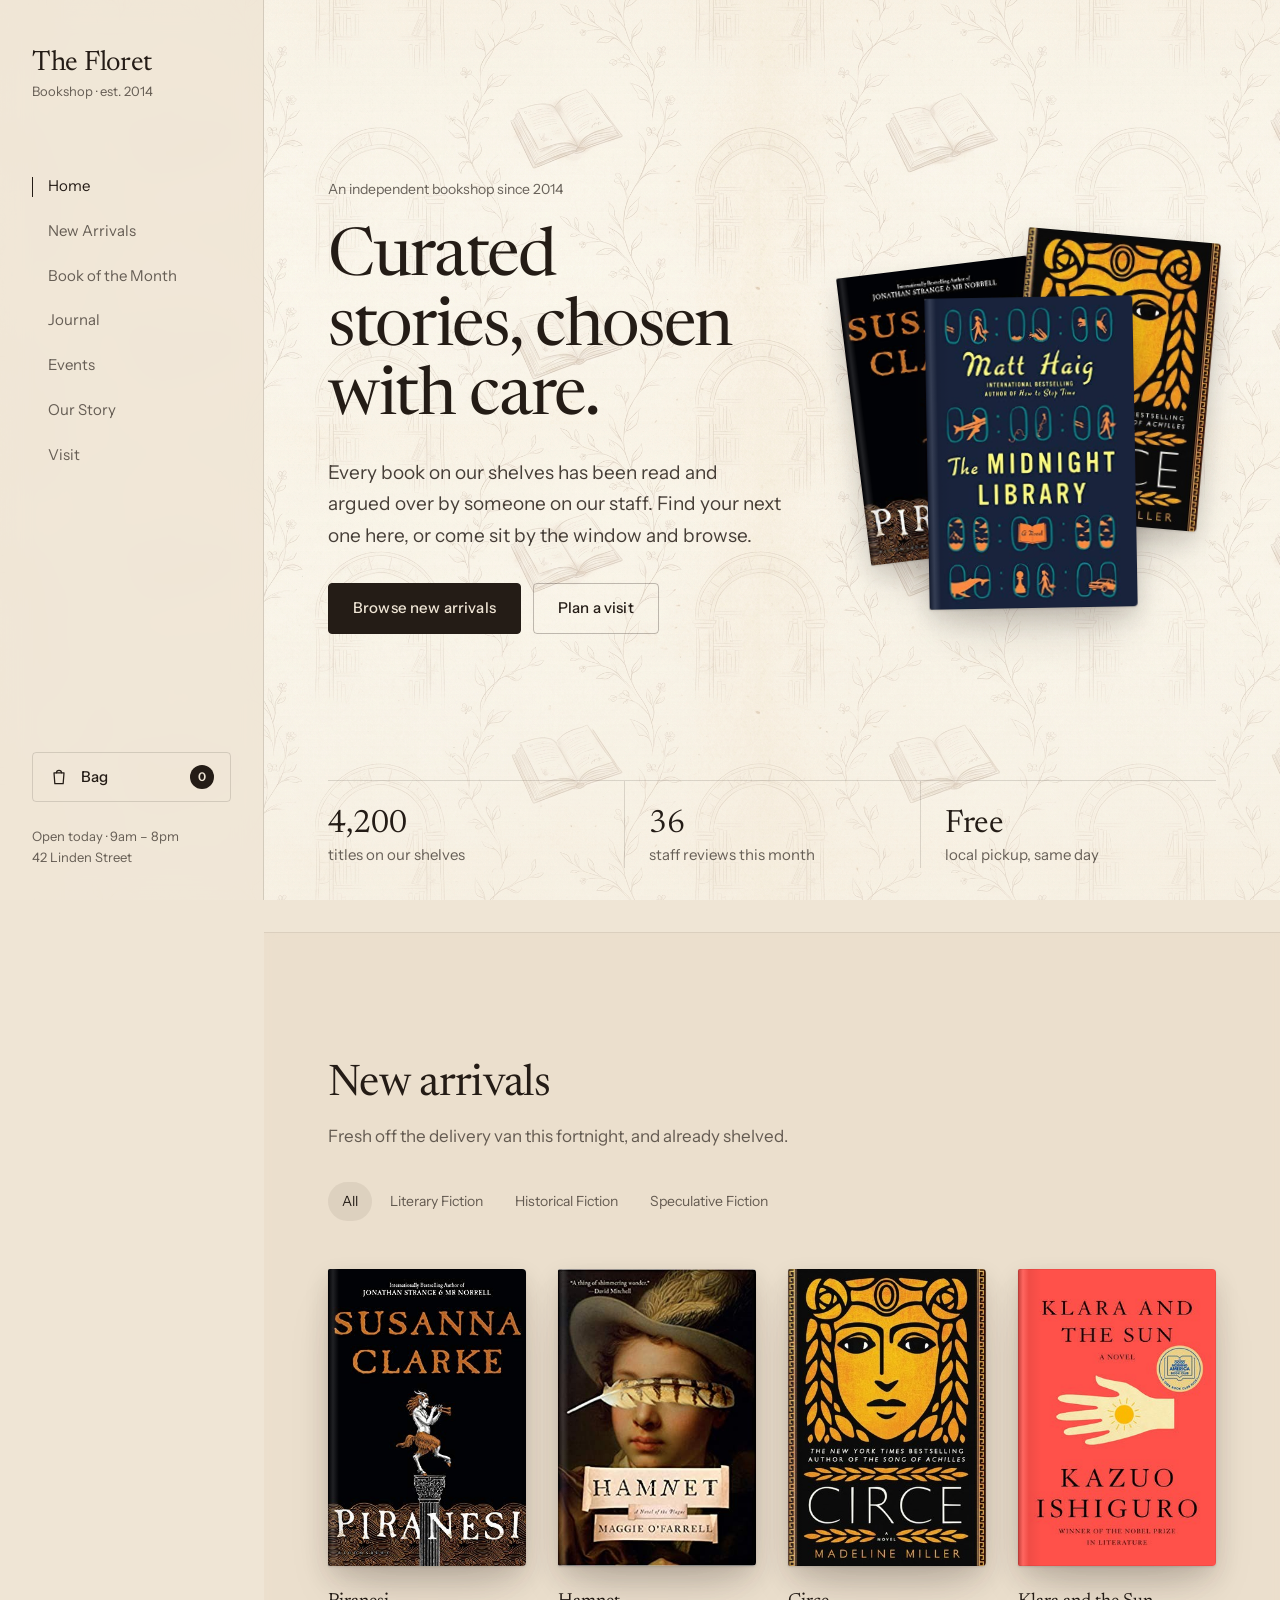
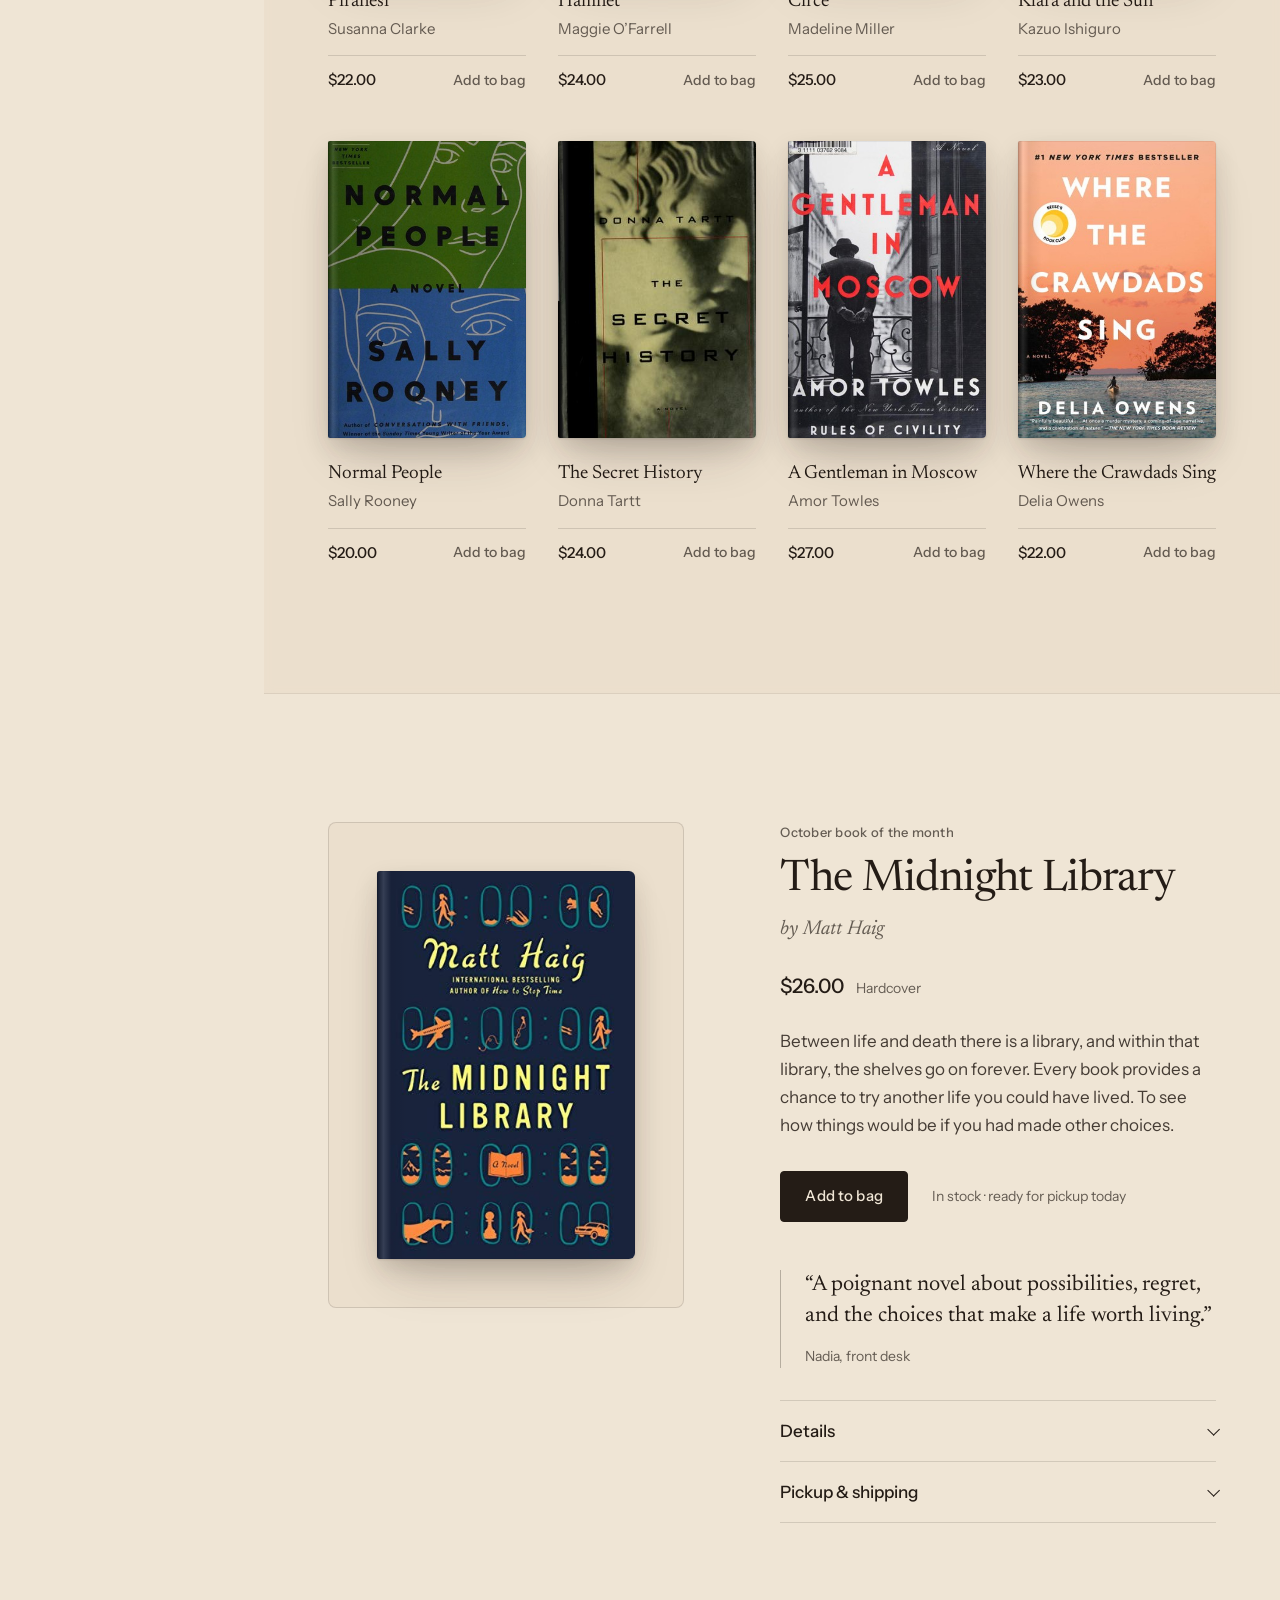
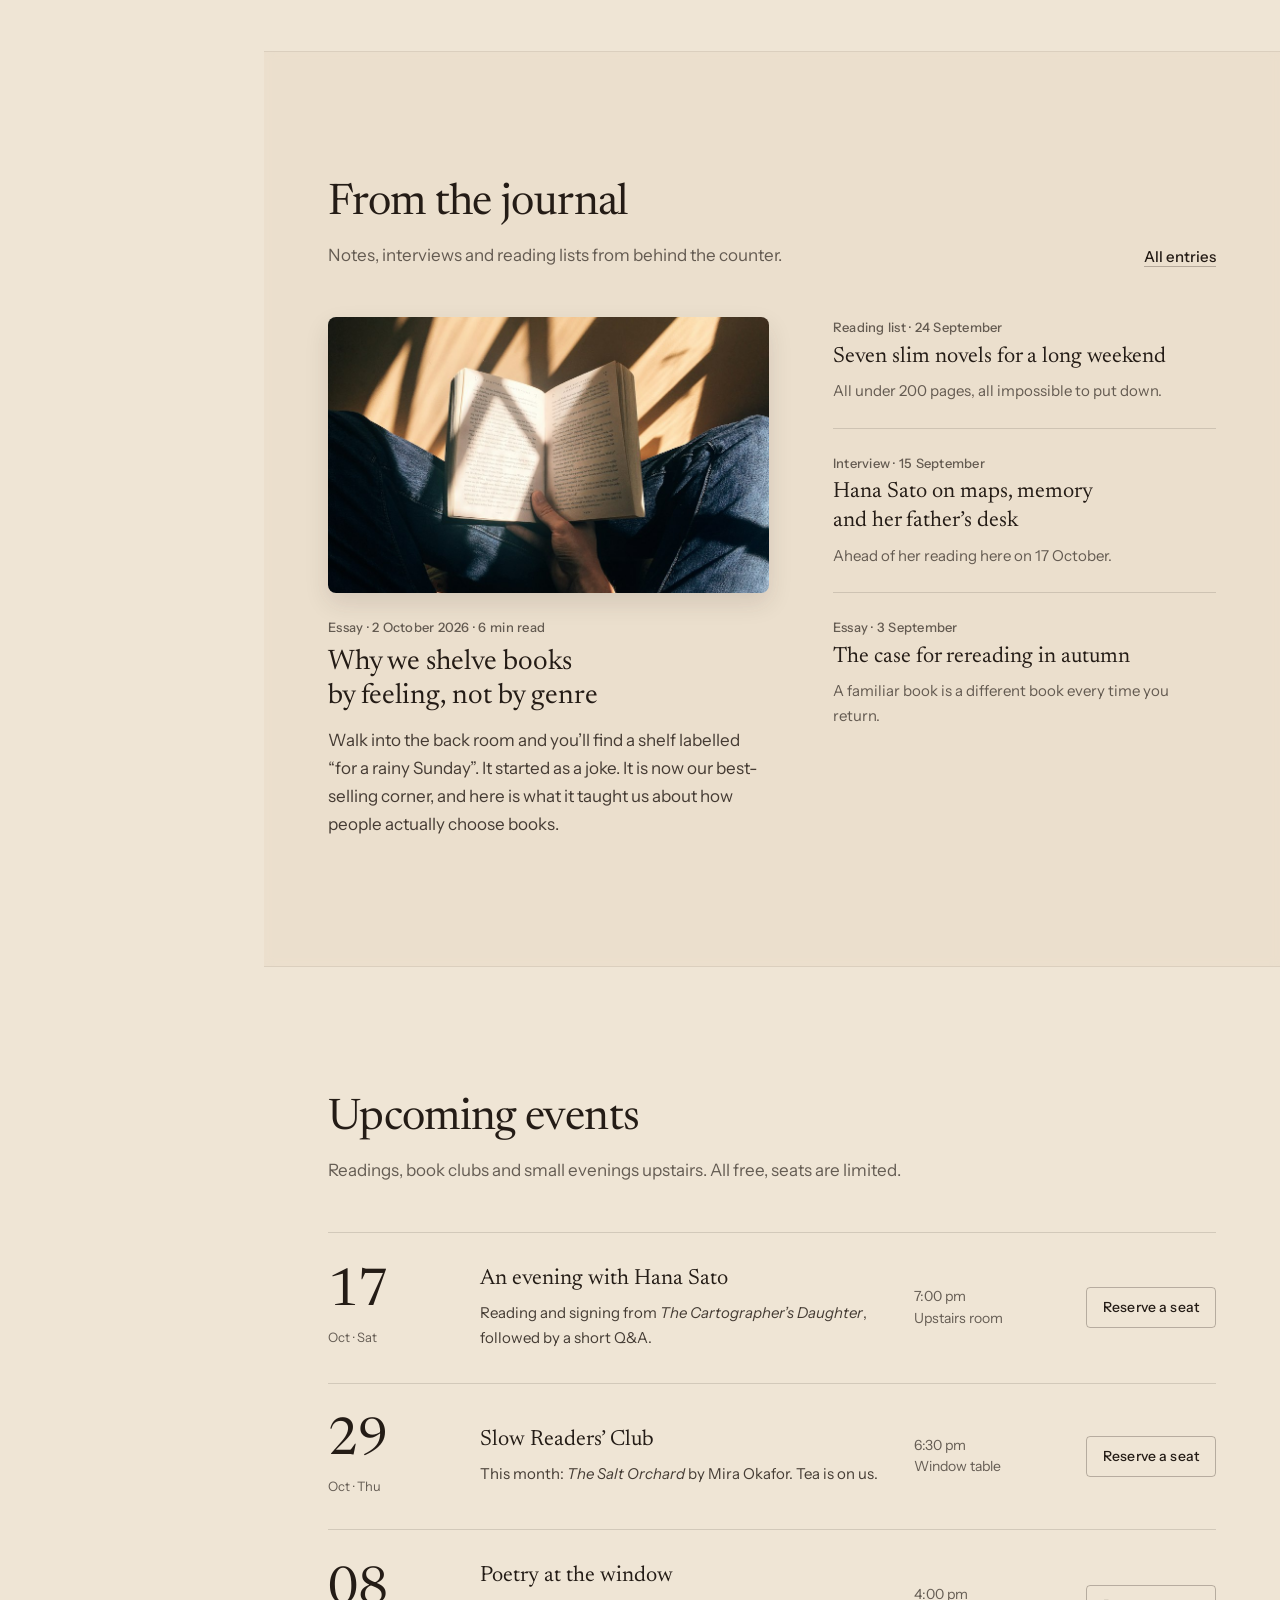
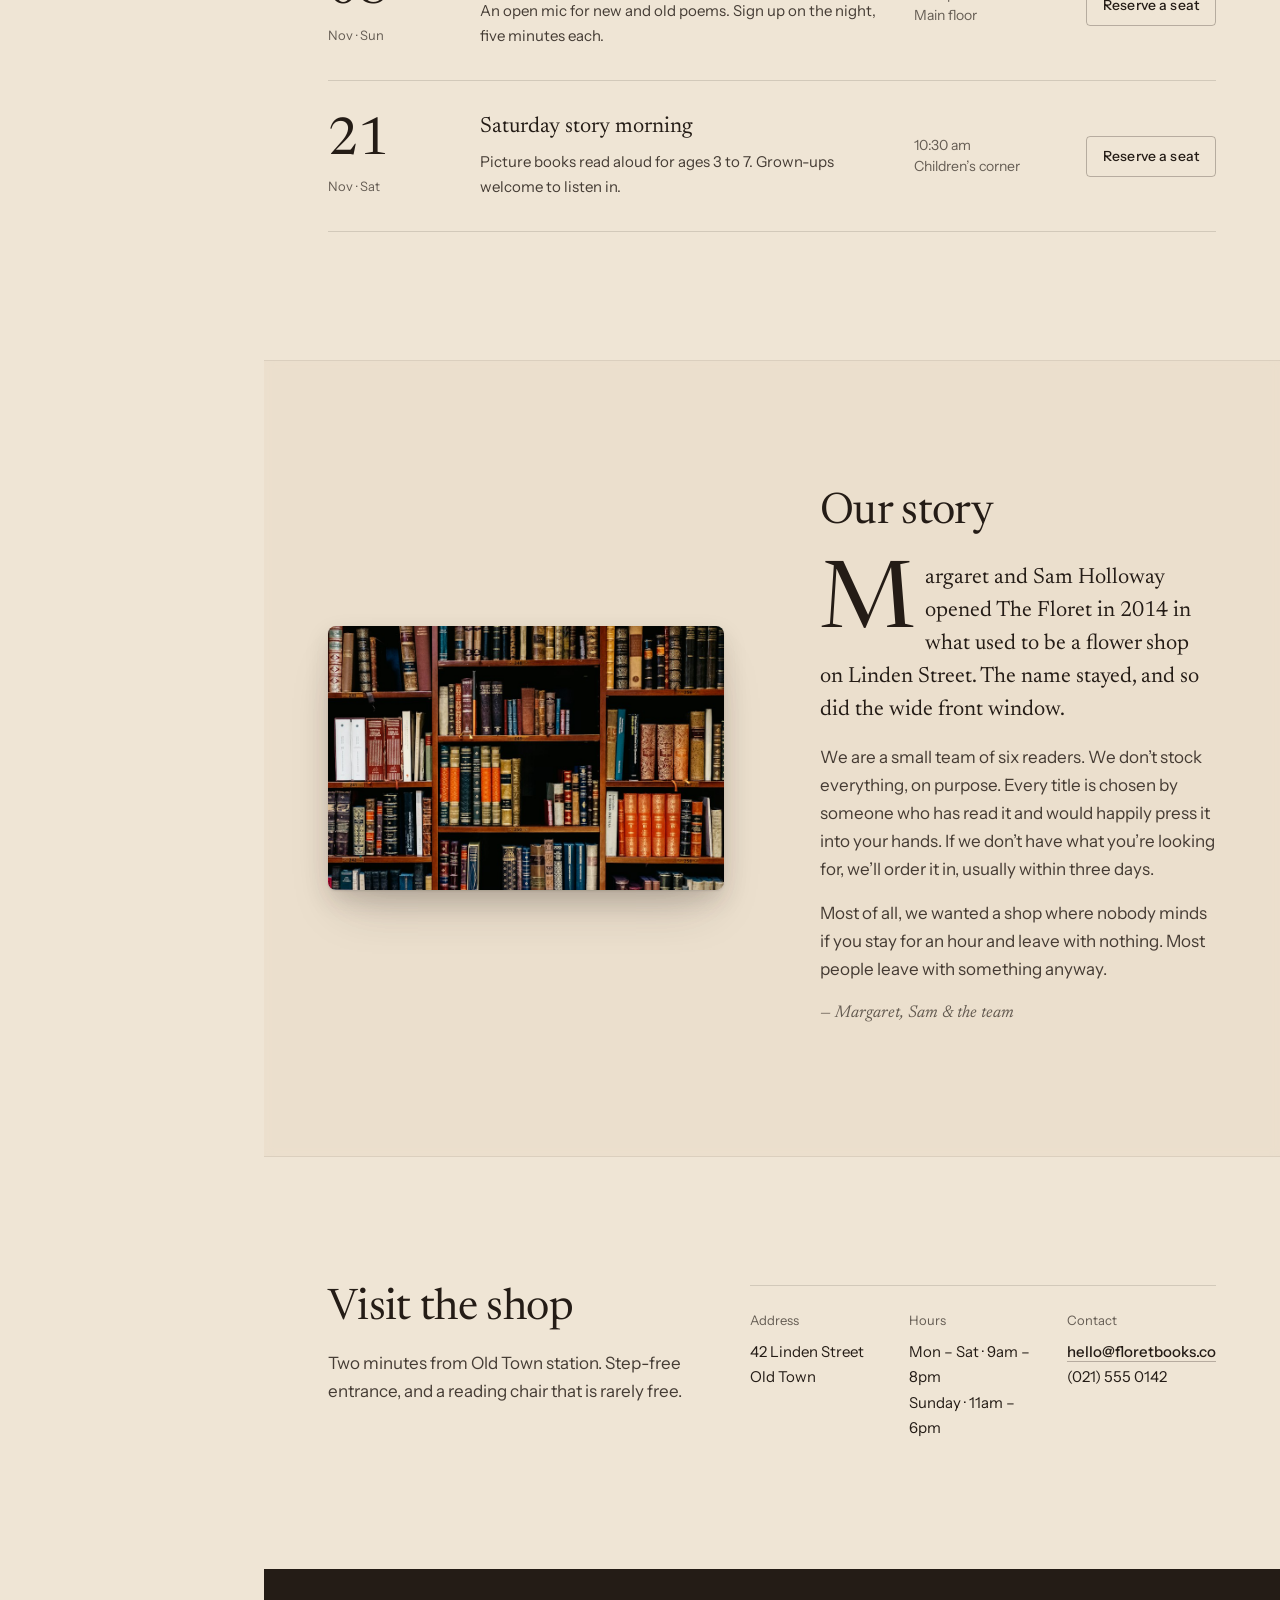
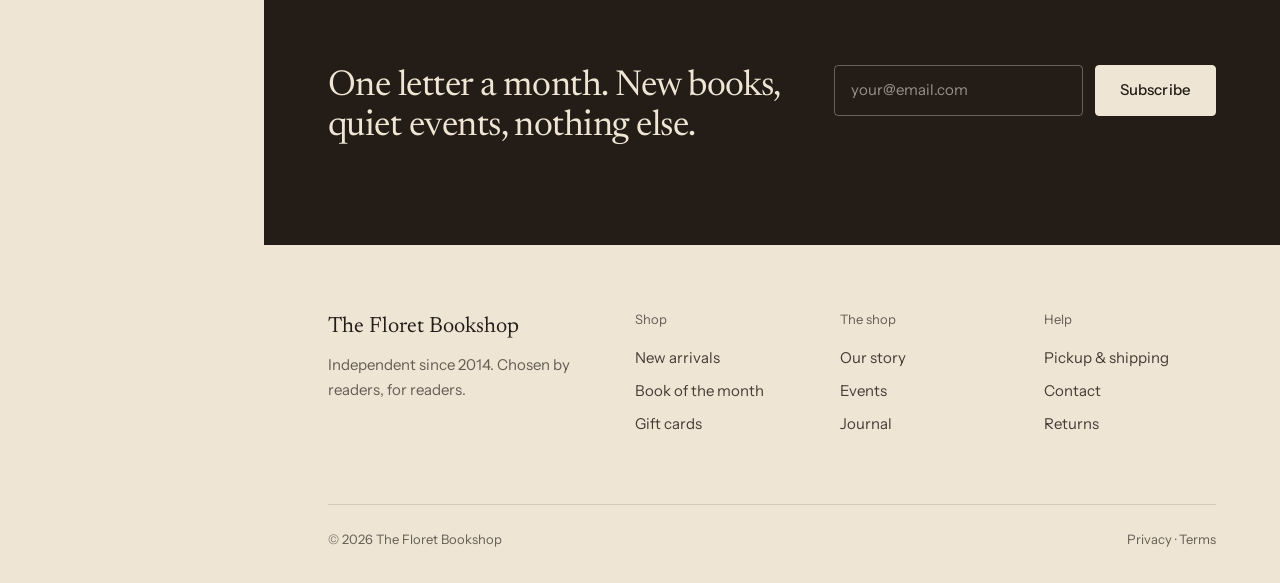
<file: index.html>
<!DOCTYPE html>
<html lang="en">
<head>
  <meta charset="UTF-8">
  <meta name="viewport" content="width=device-width, initial-scale=1.0">
  <title>The Floret Bookshop — Curated stories, chosen with care</title>
  <meta name="description" content="An independent bookshop on Linden Street. Hand-picked fiction, essays, poetry and history, plus readings and a monthly book club.">
  <link rel="preconnect" href="https://fonts.googleapis.com">
  <link rel="preconnect" href="https://fonts.gstatic.com" crossorigin>
  <link href="https://fonts.googleapis.com/css2?family=Instrument+Sans:wght@400;500;600&family=Newsreader:ital,opsz,wght@0,6..72,400;0,6..72,500;1,6..72,400&display=swap" rel="stylesheet">
  <link rel="stylesheet" href="styles.css">
</head>
<body>

  <!-- ============ SIDEBAR (desktop) / TOP BAR (mobile) ============ -->
  <aside class="sidebar" id="sidebar">
    <a href="#home" class="brand" aria-label="The Floret Bookshop, home">
      <span class="brand__name">The Floret</span>
      <span class="brand__sub">Bookshop · est. 2014</span>
    </a>

    <button class="menu-toggle" id="menuToggle" aria-expanded="false" aria-controls="primaryNav" aria-label="Open menu">
      <span></span><span></span>
    </button>

    <nav class="nav" id="primaryNav" aria-label="Primary">
      <a href="#home" class="nav__link is-active">Home</a>
      <a href="#new" class="nav__link">New Arrivals</a>
      <a href="#pick" class="nav__link">Book of the Month</a>
      <a href="#journal" class="nav__link">Journal</a>
      <a href="#events" class="nav__link">Events</a>
      <a href="#about" class="nav__link">Our Story</a>
      <a href="#visit" class="nav__link">Visit</a>
    </nav>

    <div class="sidebar__foot">
      <button class="bag-btn" id="bagOpen" aria-label="Open your bag">
        <svg width="20" height="20" viewBox="0 0 24 24" fill="none" stroke="currentColor" stroke-width="1.5" stroke-linecap="round" stroke-linejoin="round" aria-hidden="true"><path d="M6 7h12l-1 13H7L6 7Z"/><path d="M9 7a3 3 0 0 1 6 0"/></svg>
        <span>Bag</span>
        <span class="bag-btn__count" id="bagCount">0</span>
      </button>
      <p class="sidebar__hours">Open today · 9am – 8pm<br>42 Linden Street</p>
    </div>
  </aside>

  <!-- ============ MAIN ============ -->
  <main class="main" id="main">

    <!-- HERO -->
    <section class="hero" id="home">
      <div class="container hero__grid">
        <div class="hero__text">
          <p class="hero__kicker">An independent bookshop since 2014</p>
          <h1>Curated stories, chosen with care.</h1>
          <p class="hero__lede">Every book on our shelves has been read and argued over by someone on our staff. Find your next one here, or come sit by the window and browse.</p>
          <div class="hero__actions">
            <a href="#new" class="btn">Browse new arrivals</a>
            <a href="#visit" class="btn btn--ghost">Plan a visit</a>
          </div>
        </div>

        <div class="hero__visual" aria-hidden="true">
          <div class="hero__stack">
            <div class="cover hero__book hero__book--1" data-book="piranesi">
              <img src="images/covers/piranesi.jpg" alt="Piranesi">
            </div>
            <div class="cover hero__book hero__book--2" data-book="circe">
              <img src="images/covers/circe.jpg" alt="Circe">
            </div>
            <div class="cover hero__book hero__book--3" data-book="midnight-library">
              <img src="images/covers/midnight-library.jpg" alt="The Midnight Library">
            </div>
          </div>
        </div>
      </div>

      <div class="container">
        <dl class="facts">
          <div><dt>4,200</dt><dd>titles on our shelves</dd></div>
          <div><dt>36</dt><dd>staff reviews this month</dd></div>
          <div><dt>Free</dt><dd>local pickup, same day</dd></div>
        </dl>
      </div>
    </section>

    <!-- NEW ARRIVALS -->
    <section class="section section--paper" id="new">
      <div class="container">
        <div class="section__head">
          <div>
            <h2>New arrivals</h2>
            <p>Fresh off the delivery van this fortnight, and already shelved.</p>
          </div>
          <div class="filters" role="tablist" aria-label="Filter by genre">
            <button class="filter is-active" role="tab" aria-selected="true" data-filter="all">All</button>
            <button class="filter" role="tab" aria-selected="false" data-filter="Literary Fiction">Literary Fiction</button>
            <button class="filter" role="tab" aria-selected="false" data-filter="Historical Fiction">Historical Fiction</button>
            <button class="filter" role="tab" aria-selected="false" data-filter="Speculative Fiction">Speculative Fiction</button>
          </div>
        </div>

        <ul class="book-grid" id="bookGrid"><!-- rendered by script.js --></ul>
      </div>
    </section>

    <!-- BOOK OF THE MONTH -->
    <section class="section" id="pick">
      <div class="container pick">
        <div class="pick__visual">
          <div class="cover cover--lg" data-book="midnight-library">
            <img src="images/covers/midnight-library.jpg" alt="The Midnight Library">
          </div>
        </div>

        <div class="pick__body">
          <p class="label">October book of the month</p>
          <h2 class="pick__title">The Midnight Library</h2>
          <p class="pick__author">by Matt Haig</p>
          <p class="pick__price">$26.00 <span>Hardcover</span></p>

          <p class="pick__synopsis">Between life and death there is a library, and within that library, the shelves go on forever. Every book provides a chance to try another life you could have lived. To see how things would be if you had made other choices.</p>

          <div class="pick__actions">
            <button class="btn" data-add="midnight-library">Add to bag</button>
            <span class="pick__stock">In stock · ready for pickup today</span>
          </div>

          <blockquote class="staff-quote">
            <p>“A poignant novel about possibilities, regret, and the choices that make a life worth living.”</p>
            <cite>Nadia, front desk</cite>
          </blockquote>

          <details class="details">
            <summary>Details</summary>
            <dl class="details__list">
              <div><dt>Pages</dt><dd>304</dd></div>
              <div><dt>Publisher</dt><dd>Viking / Penguin</dd></div>
              <div><dt>Published</dt><dd>2020</dd></div>
              <div><dt>ISBN</dt><dd>978-0-525-55947-4</dd></div>
            </dl>
          </details>
          <details class="details">
            <summary>Pickup &amp; shipping</summary>
            <p>Order before 4pm for same-day pickup at the shop. Shipping within the country takes 2–4 working days and is free over $40.</p>
          </details>
        </div>
      </div>
    </section>

    <!-- JOURNAL -->
    <section class="section section--paper" id="journal">
      <div class="container">
        <div class="section__head">
          <div>
            <h2>From the journal</h2>
            <p>Notes, interviews and reading lists from behind the counter.</p>
          </div>
          <a href="#journal" class="link">All entries</a>
        </div>

        <div class="journal">
          <article class="journal__feature">
            <div class="journal__photo-wrap" aria-hidden="true">
              <img src="images/journal_feature.jpg" alt="Reading by window" class="journal__photo">
            </div>
            <p class="meta">Essay · 2 October 2026 · 6 min read</p>
            <h3><a href="#journal">Why we shelve books by feeling, not by genre</a></h3>
            <p>Walk into the back room and you’ll find a shelf labelled “for a rainy Sunday”. It started as a joke. It is now our best-selling corner, and here is what it taught us about how people actually choose books.</p>
          </article>

          <ol class="journal__list">
            <li>
              <p class="meta">Reading list · 24 September</p>
              <h3><a href="#journal">Seven slim novels for a long weekend</a></h3>
              <p>All under 200 pages, all impossible to put down.</p>
            </li>
            <li>
              <p class="meta">Interview · 15 September</p>
              <h3><a href="#journal">Hana Sato on maps, memory and her father’s desk</a></h3>
              <p>Ahead of her reading here on 17 October.</p>
            </li>
            <li>
              <p class="meta">Essay · 3 September</p>
              <h3><a href="#journal">The case for rereading in autumn</a></h3>
              <p>A familiar book is a different book every time you return.</p>
            </li>
          </ol>
        </div>
      </div>
    </section>

    <!-- EVENTS -->
    <section class="section" id="events">
      <div class="container">
        <div class="section__head">
          <div>
            <h2>Upcoming events</h2>
            <p>Readings, book clubs and small evenings upstairs. All free, seats are limited.</p>
          </div>
        </div>

        <ul class="events">
          <li class="event">
            <div class="event__date"><span class="event__day">17</span><span class="event__month">Oct · Sat</span></div>
            <div class="event__info">
              <h3>An evening with Hana Sato</h3>
              <p>Reading and signing from <em>The Cartographer’s Daughter</em>, followed by a short Q&amp;A.</p>
            </div>
            <p class="event__meta">7:00 pm<br>Upstairs room</p>
            <button class="btn btn--ghost btn--sm" data-rsvp>Reserve a seat</button>
          </li>
          <li class="event">
            <div class="event__date"><span class="event__day">29</span><span class="event__month">Oct · Thu</span></div>
            <div class="event__info">
              <h3>Slow Readers’ Club</h3>
              <p>This month: <em>The Salt Orchard</em> by Mira Okafor. Tea is on us.</p>
            </div>
            <p class="event__meta">6:30 pm<br>Window table</p>
            <button class="btn btn--ghost btn--sm" data-rsvp>Reserve a seat</button>
          </li>
          <li class="event">
            <div class="event__date"><span class="event__day">08</span><span class="event__month">Nov · Sun</span></div>
            <div class="event__info">
              <h3>Poetry at the window</h3>
              <p>An open mic for new and old poems. Sign up on the night, five minutes each.</p>
            </div>
            <p class="event__meta">4:00 pm<br>Main floor</p>
            <button class="btn btn--ghost btn--sm" data-rsvp>Reserve a seat</button>
          </li>
          <li class="event">
            <div class="event__date"><span class="event__day">21</span><span class="event__month">Nov · Sat</span></div>
            <div class="event__info">
              <h3>Saturday story morning</h3>
              <p>Picture books read aloud for ages 3 to 7. Grown-ups welcome to listen in.</p>
            </div>
            <p class="event__meta">10:30 am<br>Children’s corner</p>
            <button class="btn btn--ghost btn--sm" data-rsvp>Reserve a seat</button>
          </li>
        </ul>
      </div>
    </section>

    <!-- OUR STORY -->
    <section class="section section--paper" id="about">
      <div class="container story">
        <div class="story__visual" aria-hidden="true">
          <img src="images/shop_interior.jpg" alt="The Floret Bookshop Interior" class="story__photo">
        </div>

        <div class="story__text">
          <h2>Our story</h2>
          <p class="story__lead">Margaret and Sam Holloway opened The Floret in 2014 in what used to be a flower shop on Linden Street. The name stayed, and so did the wide front window.</p>
          <p>We are a small team of six readers. We don’t stock everything, on purpose. Every title is chosen by someone who has read it and would happily press it into your hands. If we don’t have what you’re looking for, we’ll order it in, usually within three days.</p>
          <p>Most of all, we wanted a shop where nobody minds if you stay for an hour and leave with nothing. Most people leave with something anyway.</p>
          <p class="story__sign">— Margaret, Sam &amp; the team</p>
        </div>
      </div>
    </section>

    <!-- VISIT -->
    <section class="section" id="visit">
      <div class="container visit">
        <div>
          <h2>Visit the shop</h2>
          <p>Two minutes from Old Town station. Step-free entrance, and a reading chair that is rarely free.</p>
        </div>
        <dl class="visit__info">
          <div><dt>Address</dt><dd>42 Linden Street<br>Old Town</dd></div>
          <div><dt>Hours</dt><dd>Mon – Sat · 9am – 8pm<br>Sunday · 11am – 6pm</dd></div>
          <div><dt>Contact</dt><dd><a href="mailto:hello@floretbooks.co" class="link">hello@floretbooks.co</a><br>(021) 555 0142</dd></div>
        </dl>
      </div>
    </section>

    <!-- NEWSLETTER BAND -->
    <section class="letter">
      <div class="container letter__inner">
        <h2>One letter a month. New books, quiet events, nothing else.</h2>
        <form class="letter__form" id="letterForm" novalidate>
          <label for="email" class="sr-only">Email address</label>
          <input type="email" id="email" name="email" placeholder="your@email.com" required autocomplete="email">
          <button type="submit" class="btn btn--light">Subscribe</button>
          <p class="letter__note" id="letterNote" aria-live="polite"></p>
        </form>
      </div>
    </section>

    <footer class="footer">
      <div class="container footer__grid">
        <div>
          <p class="footer__brand">The Floret Bookshop</p>
          <p>Independent since 2014. Chosen by readers, for readers.</p>
        </div>
        <nav aria-label="Shop links">
          <p class="footer__title">Shop</p>
          <a href="#new">New arrivals</a>
          <a href="#pick">Book of the month</a>
          <a href="#new">Gift cards</a>
        </nav>
        <nav aria-label="Shop information">
          <p class="footer__title">The shop</p>
          <a href="#about">Our story</a>
          <a href="#events">Events</a>
          <a href="#journal">Journal</a>
        </nav>
        <nav aria-label="Help">
          <p class="footer__title">Help</p>
          <a href="#visit">Pickup &amp; shipping</a>
          <a href="#visit">Contact</a>
          <a href="#visit">Returns</a>
        </nav>
      </div>
      <div class="container footer__legal">
        <p>© 2026 The Floret Bookshop</p>
        <p>Privacy · Terms</p>
      </div>
    </footer>
  </main>

  <!-- ============ BAG DRAWER ============ -->
  <div class="scrim" id="scrim" hidden></div>
  <aside class="bag" id="bag" aria-label="Your bag" aria-hidden="true" tabindex="-1">
    <header class="bag__head">
      <h2>Your bag</h2>
      <button class="icon-btn" id="bagClose" aria-label="Close bag">
        <svg width="20" height="20" viewBox="0 0 24 24" fill="none" stroke="currentColor" stroke-width="1.5" stroke-linecap="round" aria-hidden="true"><path d="M6 6l12 12M18 6 6 18"/></svg>
      </button>
    </header>
    <ul class="bag__items" id="bagItems"></ul>
    <p class="bag__empty" id="bagEmpty">Your bag is empty. The new arrivals are a good place to start.</p>
    <footer class="bag__foot">
      <div class="bag__row"><span>Subtotal</span><span id="bagSubtotal">$0.00</span></div>
      <p class="bag__note">Free local pickup. Shipping calculated at checkout.</p>
      <button class="btn btn--block" id="checkoutBtn">Proceed to checkout</button>
    </footer>
  </aside>

  <!-- ============ BOOK DETAILS MODAL ============ -->
  <div class="book-modal-scrim" id="bookModalScrim" hidden></div>
  <dialog class="book-modal" id="bookModal" aria-label="Book Details">
    <button class="book-modal__close" id="bookModalClose" aria-label="Close details">
      <svg width="20" height="20" viewBox="0 0 24 24" fill="none" stroke="currentColor" stroke-width="1.5" stroke-linecap="round"><path d="M6 6l12 12M18 6 6 18"/></svg>
    </button>
    <div class="book-modal__grid" id="bookModalContent">
      <!-- Injected by script.js -->
    </div>
  </dialog>

  <div class="toast" id="toast" role="status" aria-live="polite"></div>

  <script src="script.js"></script>
</body>
</html>
</file>
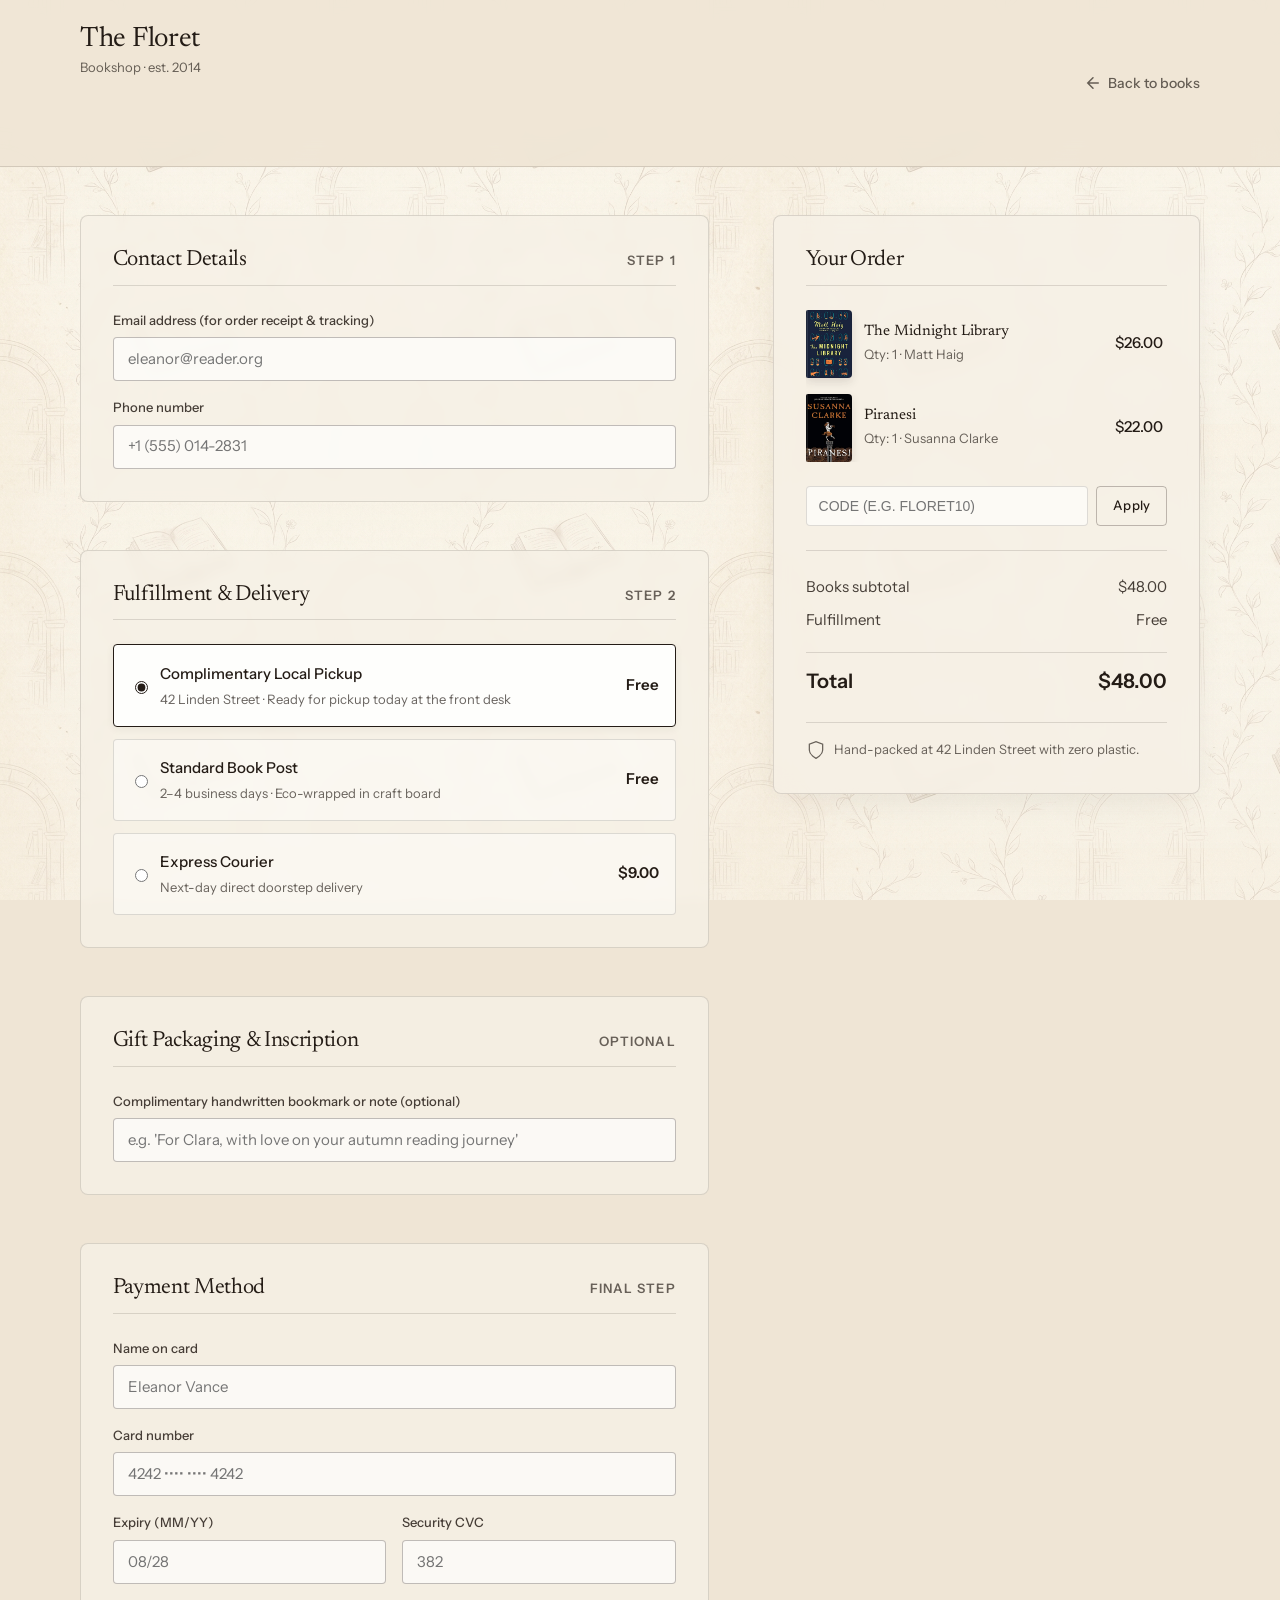
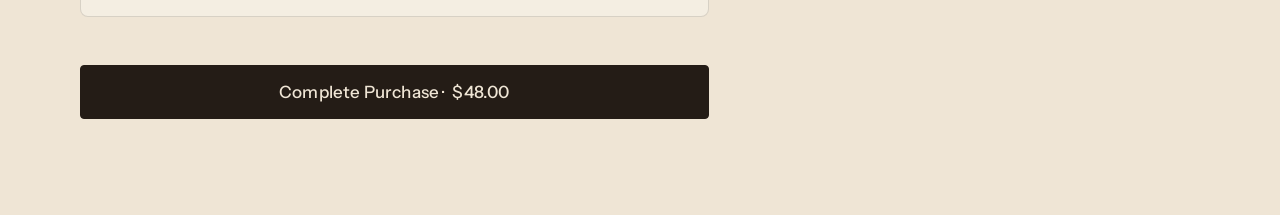
<file: checkout.html>
<!DOCTYPE html>
<html lang="en">
<head>
  <meta charset="UTF-8">
  <meta name="viewport" content="width=device-width, initial-scale=1.0">
  <title>Checkout — The Floret Bookshop</title>
  <link rel="preconnect" href="https://fonts.googleapis.com">
  <link rel="preconnect" href="https://fonts.gstatic.com" crossorigin>
  <link href="https://fonts.googleapis.com/css2?family=Instrument+Sans:wght@400;500;600&family=Newsreader:ital,opsz,wght@0,6..72,400;0,6..72,500;1,6..72,400&display=swap" rel="stylesheet">
  <link rel="stylesheet" href="styles.css">
  <style>
    /* Checkout specific editorial styling */
    .checkout-page {
      min-height: 100vh;
      background-color: var(--bg);
      background-image:
        linear-gradient(180deg, rgba(239, 229, 213, 0.28) 0%, rgba(239, 229, 213, 0.15) 30%, rgba(239, 229, 213, 0.30) 100%),
        url('images/bg-pattern.jpg');
      background-repeat: repeat;
      background-size: 760px auto;
      background-attachment: fixed;
    }

    .checkout-nav {
      padding: var(--s6) 0;
      border-bottom: 1px solid var(--line);
      background: rgba(239, 229, 213, 0.92);
      backdrop-filter: blur(12px);
      position: sticky; top: 0; z-index: 30;
    }
    .checkout-nav__inner {
      display: flex; align-items: center; justify-content: space-between;
    }
    .checkout-nav__back {
      display: inline-flex; align-items: center; gap: 6px;
      font-size: .875rem; font-weight: 500; color: var(--ink-3);
      transition: color var(--fast);
    }
    .checkout-nav__back:hover { color: var(--ink); }

    .checkout-layout {
      display: grid; grid-template-columns: 1.25fr .85fr;
      gap: var(--s16); padding-block: var(--s12) var(--s24);
      align-items: start;
    }

    /* Checkout Forms */
    .checkout-form {
      display: flex; flex-direction: column; gap: var(--s12);
    }
    .checkout-card {
      background: rgba(246, 240, 230, 0.75);
      border: 1px solid var(--line);
      border-radius: var(--r-md);
      padding: var(--s8);
      backdrop-filter: blur(6px);
    }
    .checkout-card__head {
      display: flex; align-items: baseline; justify-content: space-between;
      margin-bottom: var(--s6); padding-bottom: var(--s3);
      border-bottom: 1px solid var(--line);
    }
    .checkout-card__head h2 { font-size: 1.375rem; }
    .checkout-card__step {
      font-size: .8125rem; font-weight: 600; letter-spacing: .08em;
      text-transform: uppercase; color: var(--ink-3);
    }

    .form-grid {
      display: grid; grid-template-columns: repeat(2, 1fr);
      gap: var(--s4);
    }
    .form-col-2 { grid-column: span 2; }

    .form-group {
      display: flex; flex-direction: column; gap: 6px;
    }
    .form-label {
      font-size: .8125rem; font-weight: 500; color: var(--ink-2);
    }
    .form-input {
      min-height: 44px; padding: 0 14px;
      background: rgba(255, 255, 255, 0.65);
      border: 1px solid var(--line-strong);
      border-radius: var(--r-sm);
      font: inherit; font-size: .9375rem; color: var(--ink);
      transition: border-color var(--fast), background var(--fast);
    }
    .form-input:focus {
      outline: none; border-color: var(--ink);
      background: #FFFFFF;
    }

    /* Delivery radio options */
    .delivery-options {
      display: flex; flex-direction: column; gap: var(--s3);
    }
    .delivery-option {
      display: flex; align-items: center; justify-content: space-between;
      padding: var(--s4); border: 1px solid var(--line);
      border-radius: var(--r-sm); background: rgba(255, 255, 255, 0.45);
      cursor: pointer; transition: border-color var(--fast), background var(--fast);
    }
    .delivery-option:hover { background: rgba(255, 255, 255, 0.7); }
    .delivery-option.is-selected {
      border-color: var(--ink); background: rgba(255, 255, 255, 0.85);
      box-shadow: 0 2px 8px rgba(36,28,22, 0.06);
    }
    .delivery-option input[type="radio"] {
      margin-right: var(--s3); accent-color: var(--ink);
    }
    .delivery-option__info {
      display: flex; align-items: center;
    }
    .delivery-option__title {
      font-weight: 500; font-size: .9375rem; color: var(--ink);
    }
    .delivery-option__desc {
      font-size: .8125rem; color: var(--ink-3); margin-top: 2px;
    }
    .delivery-option__price {
      font-weight: 600; font-size: .9375rem; color: var(--ink);
    }

    /* Right Order Summary Column */
    .order-summary {
      position: sticky; top: 88px;
      background: rgba(246, 240, 230, 0.85);
      border: 1px solid var(--line);
      border-radius: var(--r-md);
      padding: var(--s8);
      backdrop-filter: blur(8px);
      box-shadow: 0 12px 32px -8px rgba(36,28,22, 0.08);
    }
    .order-summary__title {
      font-size: 1.375rem; margin-bottom: var(--s6);
      padding-bottom: var(--s3); border-bottom: 1px solid var(--line);
    }
    .order-items {
      display: flex; flex-direction: column; gap: var(--s4);
      max-height: 280px; overflow-y: auto; padding-right: 4px;
      margin-bottom: var(--s6);
    }
    .order-item {
      display: grid; grid-template-columns: 46px 1fr auto;
      gap: var(--s3); align-items: center;
    }
    .order-item .cover {
      width: 46px; height: 68px; aspect-ratio: 2 / 3;
      box-shadow: 0 4px 10px rgba(36,28,22,.12);
    }
    .order-item__title {
      font-family: var(--serif); font-size: .9375rem; line-height: 1.25; color: var(--ink);
    }
    .order-item__meta {
      font-size: .8125rem; color: var(--ink-3); margin-top: 2px;
    }
    .order-item__price {
      font-weight: 500; font-size: .9375rem; color: var(--ink);
    }

    /* Promo code */
    .promo-box {
      display: flex; gap: var(--s2); margin-bottom: var(--s6);
      padding-bottom: var(--s6); border-bottom: 1px solid var(--line);
    }
    .promo-input {
      flex: 1; min-height: 40px; padding: 0 12px;
      background: rgba(255, 255, 255, 0.6);
      border: 1px solid var(--line); border-radius: var(--r-sm);
      font-size: .875rem; text-transform: uppercase;
    }
    .promo-btn {
      padding: 0 16px; min-height: 40px; font-size: .8125rem;
    }

    /* Total calculations */
    .calc-list {
      display: flex; flex-direction: column; gap: var(--s2);
      margin-bottom: var(--s6); font-size: .9375rem;
    }
    .calc-row {
      display: flex; justify-content: space-between; color: var(--ink-2);
    }
    .calc-row--total {
      margin-top: var(--s3); padding-top: var(--s3);
      border-top: 1px solid var(--line);
      font-size: 1.25rem; font-weight: 600; color: var(--ink);
    }

    /* Trust guarantees */
    .trust-badge {
      display: flex; align-items: center; gap: 8px;
      font-size: .8125rem; color: var(--ink-3); margin-top: var(--s6);
      padding-top: var(--s4); border-top: 1px solid var(--line);
    }

    /* Success confirmation view */
    .confirm-screen {
      text-align: center; max-width: 620px; margin: var(--s16) auto;
      background: rgba(246, 240, 230, 0.85);
      border: 1px solid var(--line); border-radius: var(--r-md);
      padding: var(--s12) var(--s8); backdrop-filter: blur(8px);
    }
    .confirm-seal {
      width: 72px; height: 72px; margin: 0 auto var(--s6);
      border-radius: 50%; background: #2E6B4A; color: #FFF;
      display: grid; place-items: center;
    }
    .confirm-num {
      display: inline-block; padding: 6px 14px; margin: var(--s4) 0 var(--s6);
      border-radius: var(--r-pill); background: rgba(36,28,22, 0.08);
      font-size: .875rem; font-weight: 600; letter-spacing: .05em;
    }

    @media (max-width: 960px) {
      .checkout-layout { grid-template-columns: 1fr; }
      .order-summary { position: static; order: -1; }
    }
  </style>
</head>
<body class="checkout-page">

  <!-- Nav Header -->
  <header class="checkout-nav">
    <div class="container checkout-nav__inner">
      <a href="index.html" class="brand" aria-label="The Floret Bookshop">
        <span class="brand__name">The Floret</span>
        <span class="brand__sub">Bookshop · est. 2014</span>
      </a>

      <a href="index.html" class="checkout-nav__back">
        <svg width="18" height="18" viewBox="0 0 24 24" fill="none" stroke="currentColor" stroke-width="2" stroke-linecap="round"><path d="M19 12H5M12 19l-7-7 7-7"/></svg>
        <span>Back to books</span>
      </a>
    </div>
  </header>

  <main class="container" id="mainContainer">
    <div class="checkout-layout" id="checkoutLayout">

      <!-- LEFT: Form Steps -->
      <section class="checkout-form">
        
        <!-- STEP 1: Contact -->
        <div class="checkout-card">
          <div class="checkout-card__head">
            <h2>Contact Details</h2>
            <span class="checkout-card__step">Step 1</span>
          </div>
          <div class="form-grid">
            <div class="form-group form-col-2">
              <label class="form-label" for="email">Email address (for order receipt & tracking)</label>
              <input type="email" id="email" class="form-input" placeholder="eleanor@reader.org" required>
            </div>
            <div class="form-group form-col-2">
              <label class="form-label" for="phone">Phone number</label>
              <input type="tel" id="phone" class="form-input" placeholder="+1 (555) 014-2831">
            </div>
          </div>
        </div>

        <!-- STEP 2: Delivery Method -->
        <div class="checkout-card">
          <div class="checkout-card__head">
            <h2>Fulfillment & Delivery</h2>
            <span class="checkout-card__step">Step 2</span>
          </div>

          <div class="delivery-options">
            <label class="delivery-option is-selected" id="optPickup">
              <div class="delivery-option__info">
                <input type="radio" name="delivery" value="pickup" checked>
                <div>
                  <p class="delivery-option__title">Complimentary Local Pickup</p>
                  <p class="delivery-option__desc">42 Linden Street · Ready for pickup today at the front desk</p>
                </div>
              </div>
              <span class="delivery-option__price">Free</span>
            </label>

            <label class="delivery-option" id="optStandard">
              <div class="delivery-option__info">
                <input type="radio" name="delivery" value="standard">
                <div>
                  <p class="delivery-option__title">Standard Book Post</p>
                  <p class="delivery-option__desc">2–4 business days · Eco-wrapped in craft board</p>
                </div>
              </div>
              <span class="delivery-option__price" id="standardPrice">$4.50</span>
            </label>

            <label class="delivery-option" id="optExpress">
              <div class="delivery-option__info">
                <input type="radio" name="delivery" value="express">
                <div>
                  <p class="delivery-option__title">Express Courier</p>
                  <p class="delivery-option__desc">Next-day direct doorstep delivery</p>
                </div>
              </div>
              <span class="delivery-option__price">$9.00</span>
            </label>
          </div>
        </div>

        <!-- STEP 3: Shipping Address (Visible for courier/post) -->
        <div class="checkout-card" id="addressCard" style="display: none;">
          <div class="checkout-card__head">
            <h2>Shipping Address</h2>
            <span class="checkout-card__step">Step 3</span>
          </div>
          <div class="form-grid">
            <div class="form-group">
              <label class="form-label" for="fname">First name</label>
              <input type="text" id="fname" class="form-input" placeholder="Eleanor">
            </div>
            <div class="form-group">
              <label class="form-label" for="lname">Last name</label>
              <input type="text" id="lname" class="form-input" placeholder="Vance">
            </div>
            <div class="form-group form-col-2">
              <label class="form-label" for="street">Street address</label>
              <input type="text" id="street" class="form-input" placeholder="74 Highwood Terrace, Apt 3B">
            </div>
            <div class="form-group">
              <label class="form-label" for="city">City</label>
              <input type="text" id="city" class="form-input" placeholder="New York">
            </div>
            <div class="form-group">
              <label class="form-label" for="zip">Postal code</label>
              <input type="text" id="zip" class="form-input" placeholder="10012">
            </div>
          </div>
        </div>

        <!-- STEP 4: Complimentary Gift Note -->
        <div class="checkout-card">
          <div class="checkout-card__head">
            <h2>Gift Packaging & Inscription</h2>
            <span class="checkout-card__step">Optional</span>
          </div>
          <div class="form-group">
            <label class="form-label" for="giftNote">Complimentary handwritten bookmark or note (optional)</label>
            <input type="text" id="giftNote" class="form-input" placeholder="e.g. 'For Clara, with love on your autumn reading journey'">
          </div>
        </div>

        <!-- STEP 5: Payment -->
        <div class="checkout-card">
          <div class="checkout-card__head">
            <h2>Payment Method</h2>
            <span class="checkout-card__step">Final Step</span>
          </div>
          <div class="form-grid">
            <div class="form-group form-col-2">
              <label class="form-label" for="ccName">Name on card</label>
              <input type="text" id="ccName" class="form-input" placeholder="Eleanor Vance">
            </div>
            <div class="form-group form-col-2">
              <label class="form-label" for="ccNum">Card number</label>
              <input type="text" id="ccNum" class="form-input" placeholder="4242 •••• •••• 4242" maxlength="19">
            </div>
            <div class="form-group">
              <label class="form-label" for="ccExp">Expiry (MM/YY)</label>
              <input type="text" id="ccExp" class="form-input" placeholder="08/28" maxlength="5">
            </div>
            <div class="form-group">
              <label class="form-label" for="ccCvc">Security CVC</label>
              <input type="text" id="ccCvc" class="form-input" placeholder="382" maxlength="4">
            </div>
          </div>
        </div>

        <button type="button" class="btn btn--block" id="placeOrderBtn" style="min-height: 54px; font-size: 1.0625rem;">
          Complete Purchase · <span id="submitTotal">$0.00</span>
        </button>

      </section>

      <!-- RIGHT: Order Summary -->
      <aside class="order-summary">
        <h2 class="order-summary__title">Your Order</h2>
        <ul class="order-items" id="summaryItems">
          <!-- Populated from bag -->
        </ul>

        <div class="promo-box">
          <input type="text" class="promo-input" id="promoInput" placeholder="Code (e.g. FLORET10)">
          <button type="button" class="btn btn--ghost promo-btn" id="promoBtn">Apply</button>
        </div>

        <dl class="calc-list">
          <div class="calc-row">
            <span>Books subtotal</span>
            <span id="sumSubtotal">$0.00</span>
          </div>
          <div class="calc-row" id="discountRow" style="display: none; color: #2E6B4A;">
            <span>Discount (10% off)</span>
            <span id="sumDiscount">-$0.00</span>
          </div>
          <div class="calc-row">
            <span>Fulfillment</span>
            <span id="sumShipping">Free</span>
          </div>
          <div class="calc-row calc-row--total">
            <span>Total</span>
            <span id="sumTotal">$0.00</span>
          </div>
        </dl>

        <div class="trust-badge">
          <svg width="20" height="20" viewBox="0 0 24 24" fill="none" stroke="currentColor" stroke-width="1.5"><path d="M12 22s8-4 8-10V5l-8-3-8 3v7c0 6 8 10 8 10z"/></svg>
          <span>Hand-packed at 42 Linden Street with zero plastic.</span>
        </div>
      </aside>

    </div>

    <!-- Hidden Confirmation State -->
    <div class="confirm-screen" id="confirmScreen" style="display: none;">
      <div class="confirm-seal">
        <svg width="36" height="36" viewBox="0 0 24 24" fill="none" stroke="currentColor" stroke-width="2.5"><polyline points="20 6 9 17 4 12"/></svg>
      </div>
      <h2>Thank you for your order</h2>
      <p class="hero__lede" style="margin: var(--s2) auto 0;">Your books are being carefully selected from our shelves and packaged with care.</p>
      <div class="confirm-num">Order Reference: <strong id="orderNum">#FL-84910</strong></div>
      <p style="font-size: .9375rem; color: var(--ink-3); margin-bottom: var(--s8);">A confirmation receipt has been sent to your email.</p>
      <a href="index.html" class="btn">Return to Bookshop</a>
    </div>

  </main>

  <script>
    // Catalogue lookup matching script.js
    const CATALOG = {
      "piranesi":           { title: "Piranesi", author: "Susanna Clarke", price: 22.00, coverImage: "images/covers/piranesi.jpg" },
      "hamnet":             { title: "Hamnet", author: "Maggie O’Farrell", price: 24.00, coverImage: "images/covers/hamnet.jpg" },
      "circe":              { title: "Circe", author: "Madeline Miller", price: 25.00, coverImage: "images/covers/circe.jpg" },
      "klara-and-the-sun":   { title: "Klara and the Sun", author: "Kazuo Ishiguro", price: 23.00, coverImage: "images/covers/klara-and-the-sun.jpg" },
      "normal-people":       { title: "Normal People", author: "Sally Rooney", price: 20.00, coverImage: "images/covers/normal-people.jpg" },
      "secret-history":      { title: "The Secret History", author: "Donna Tartt", price: 24.00, coverImage: "images/covers/secret-history.jpg" },
      "gentleman-in-moscow": { title: "A Gentleman in Moscow", author: "Amor Towles", price: 27.00, coverImage: "images/covers/gentleman-in-moscow.jpg" },
      "crawdads":           { title: "Where the Crawdads Sing", author: "Delia Owens", price: 22.00, coverImage: "images/covers/crawdads.jpg" },
      "midnight-library":   { title: "The Midnight Library", author: "Matt Haig", price: 26.00, coverImage: "images/covers/midnight-library.jpg" }
    };

    let bag = {};
    try { bag = JSON.parse(localStorage.getItem("floret-bag")) || {}; } catch(e){}

    // If bag is empty, seed a sample book for smooth demo preview
    if (Object.keys(bag).length === 0) {
      bag = { "midnight-library": 1, "piranesi": 1 };
      try { localStorage.setItem("floret-bag", JSON.stringify(bag)); } catch(e){}
    }

    let shippingCost = 0;
    let discountRate = 0;

    const money = n => `$${n.toFixed(2)}`;

    function renderSummary() {
      const itemsList = document.getElementById("summaryItems");
      const ids = Object.keys(bag).filter(id => CATALOG[id]);
      
      let subtotal = 0;
      itemsList.innerHTML = ids.map(id => {
        const b = CATALOG[id];
        const qty = bag[id];
        const lineTotal = b.price * qty;
        subtotal += lineTotal;
        return `
          <li class="order-item">
            <div class="cover">
              <img src="${b.coverImage}" alt="${b.title}">
            </div>
            <div>
              <p class="order-item__title">${b.title}</p>
              <p class="order-item__meta">Qty: ${qty} · ${b.author}</p>
            </div>
            <span class="order-item__price">${money(lineTotal)}</span>
          </li>
        `;
      }).join("");

      // Discount calculation
      const discountAmount = subtotal * discountRate;
      if (discountRate > 0) {
        document.getElementById("discountRow").style.display = "flex";
        document.getElementById("sumDiscount").textContent = `-${money(discountAmount)}`;
      } else {
        document.getElementById("discountRow").style.display = "none";
      }

      // Standard is free if over $40
      const standardPriceEl = document.getElementById("standardPrice");
      if (subtotal >= 40) {
        standardPriceEl.textContent = "Free";
      } else {
        standardPriceEl.textContent = "$4.50";
      }

      // Final total
      const total = Math.max(0, subtotal - discountAmount + shippingCost);

      document.getElementById("sumSubtotal").textContent = money(subtotal);
      document.getElementById("sumShipping").textContent = shippingCost === 0 ? "Free" : money(shippingCost);
      document.getElementById("sumTotal").textContent = money(total);
      document.getElementById("submitTotal").textContent = money(total);
    }

    // Delivery selection
    document.querySelectorAll('input[name="delivery"]').forEach(radio => {
      radio.addEventListener("change", e => {
        document.querySelectorAll(".delivery-option").forEach(el => el.classList.remove("is-selected"));
        e.target.closest(".delivery-option").classList.add("is-selected");

        const val = e.target.value;
        const addressCard = document.getElementById("addressCard");

        let subtotal = Object.keys(bag).reduce((acc, id) => acc + (CATALOG[id]?.price || 0) * bag[id], 0);

        if (val === "pickup") {
          shippingCost = 0;
          addressCard.style.display = "none";
        } else if (val === "standard") {
          shippingCost = subtotal >= 40 ? 0 : 4.50;
          addressCard.style.display = "block";
        } else if (val === "express") {
          shippingCost = 9.00;
          addressCard.style.display = "block";
        }
        renderSummary();
      });
    });

    // Promo code apply
    document.getElementById("promoBtn").addEventListener("click", () => {
      const code = document.getElementById("promoInput").value.trim().toUpperCase();
      if (code === "FLORET10" || code === "READ10" || code === "AUTUMN") {
        discountRate = 0.10;
        alert("10% promotional discount applied!");
        renderSummary();
      } else if (code) {
        alert("Code not recognized. Try 'FLORET10'");
      }
    });

    // Place Order
    document.getElementById("placeOrderBtn").addEventListener("click", () => {
      const email = document.getElementById("email").value.trim();
      const placeBtn = document.getElementById("placeOrderBtn");

      placeBtn.textContent = "Securing order...";
      placeBtn.disabled = true;

      setTimeout(() => {
        // Clear cart
        localStorage.removeItem("floret-bag");
        
        // Random order number
        const randomNum = Math.floor(10000 + Math.random() * 90000);
        document.getElementById("orderNum").textContent = `#FL-${randomNum}`;

        // Swap view
        document.getElementById("checkoutLayout").style.display = "none";
        document.getElementById("confirmScreen").style.display = "block";
        window.scrollTo({ top: 0, behavior: 'smooth' });
      }, 700);
    });

    renderSummary();
  </script>

</body>
</html>
</file>
<file: styles.css>
/* =========================================================
   The Floret Bookshop — Warm Editorial (refined)
   One ink colour, hierarchy through opacity. No loud accents.
   ========================================================= */

:root {
  /* Colour - Warm Antique Linen & Espresso */
  --bg: #EFE5D5;          /* warm golden linen */
  --paper: #E6D8C3;       /* warm honeyed parchment band */
  --ink-rgb: 36, 28, 22;  /* rich espresso ink */
  --ink: rgb(var(--ink-rgb));              /* headings, buttons */
  --ink-2: rgba(var(--ink-rgb), .84);      /* body text */
  --ink-3: rgba(var(--ink-rgb), .68);      /* meta, captions */
  --line: rgba(var(--ink-rgb), .14);       /* hairlines */
  --line-strong: rgba(var(--ink-rgb), .28);

  /* Type */
  --serif: "Newsreader", Georgia, "Times New Roman", serif;
  --sans: "Instrument Sans", system-ui, -apple-system, "Segoe UI", sans-serif;

  /* Space (8px scale) */
  --s1: 4px; --s2: 8px; --s3: 12px; --s4: 16px; --s6: 24px;
  --s8: 32px; --s12: 48px; --s16: 64px; --s24: 96px; --s32: 128px;

  /* Shape & depth */
  --r-sm: 4px; --r-md: 8px; --r-pill: 999px;
  --shadow-book: 0 1px 2px rgba(36,28,22,.12), 0 10px 24px rgba(36,28,22,.14), 0 28px 48px -16px rgba(36,28,22,.22);
  --shadow-drawer: -24px 0 60px rgba(36,28,22,.18);

  /* Motion */
  --ease: cubic-bezier(.22, 1, .36, 1);
  --fast: 180ms; --base: 260ms;

  --sidebar-w: 264px;
}

/* ---------- Reset ---------- */
*, *::before, *::after { box-sizing: border-box; }
html { scroll-behavior: smooth; -webkit-text-size-adjust: 100%; }
body {
  margin: 0;
  background-color: var(--bg);
  background-image:
    linear-gradient(180deg, rgba(239, 229, 213, 0.24) 0%, rgba(239, 229, 213, 0.12) 30%, rgba(239, 229, 213, 0.22) 70%, rgba(239, 229, 213, 0.36) 100%),
    url('images/bg-pattern.jpg');
  background-repeat: repeat;
  background-size: 760px auto;
  background-attachment: fixed;
  color: var(--ink-2);
  font-family: var(--sans);
  font-size: 1.0625rem;
  line-height: 1.65;
  -webkit-font-smoothing: antialiased;
}
h1, h2, h3 { margin: 0; color: var(--ink); font-family: var(--serif); font-weight: 400; text-wrap: balance; }
h1 { font-size: clamp(2.75rem, 5.2vw, 4.75rem); line-height: 1.04; letter-spacing: -.02em; }
h2 { font-size: clamp(2rem, 3.4vw, 2.875rem); line-height: 1.12; letter-spacing: -.015em; }
h3 { font-size: 1.375rem; line-height: 1.3; }
p { margin: 0; max-width: 62ch; }
a { color: inherit; text-decoration: none; }
button { font: inherit; color: inherit; background: none; border: 0; padding: 0; cursor: pointer; }
img, svg { display: block; }
ul, ol { list-style: none; margin: 0; padding: 0; }
dl, dd { margin: 0; }
::selection { background: var(--ink); color: var(--bg); }
:focus-visible { outline: 2px solid var(--ink); outline-offset: 3px; border-radius: 2px; }
section[id] { scroll-margin-top: 0; }

.sr-only { position: absolute; width: 1px; height: 1px; overflow: hidden; clip: rect(0 0 0 0); white-space: nowrap; }

/* ---------- Layout shell ---------- */
.main { margin-left: var(--sidebar-w); min-width: 0; }
.container { width: min(1120px, 100% - 2 * var(--s16)); margin-inline: auto; }
.section { padding-block: var(--s32); }
.section--paper {
  background: rgba(230, 216, 195, 0.45);
  backdrop-filter: blur(5px);
  border-block: 1px solid rgba(var(--ink-rgb), 0.08);
}

/* ---------- Buttons & links ---------- */
.btn {
  display: inline-flex; align-items: center; justify-content: center; gap: var(--s2);
  min-height: 48px; padding: 12px 24px;
  background: var(--ink); color: var(--bg);
  border: 1px solid var(--ink); border-radius: var(--r-sm);
  font-family: var(--sans); font-size: .9375rem; font-weight: 500; letter-spacing: .01em;
  transition: background var(--fast) var(--ease), color var(--fast) var(--ease), transform var(--fast) var(--ease);
}
.btn:hover { background: rgba(var(--ink-rgb), .86); }
.btn:active { transform: translateY(1px); }
.btn--ghost { background: transparent; color: var(--ink); border-color: var(--line-strong); }
.btn--ghost:hover { background: rgba(var(--ink-rgb), .05); border-color: var(--ink); }
.btn--sm { min-height: 40px; padding: 8px 16px; font-size: .875rem; }
.btn--block { width: 100%; }
.btn--light { background: var(--bg); color: var(--ink); border-color: var(--bg); }
.btn--light:hover { background: #fff; }
.btn.is-done { background: transparent; color: var(--ink); border-color: var(--line-strong); }

.link {
  color: var(--ink); font-size: .9375rem; font-weight: 500;
  text-decoration: underline; text-decoration-color: var(--line-strong);
  text-underline-offset: 4px; transition: text-decoration-color var(--fast);
}
.link:hover { text-decoration-color: var(--ink); }

.label, .meta {
  font-size: .8125rem; font-weight: 500; letter-spacing: .02em; color: var(--ink-3);
}

/* =========================================================
   SIDEBAR
   ========================================================= */
.sidebar {
  position: fixed; inset: 0 auto 0 0; z-index: 40;
  width: var(--sidebar-w);
  display: flex; flex-direction: column;
  padding: var(--s12) var(--s8) var(--s8);
  background: rgba(239, 229, 213, 0.88);
  backdrop-filter: blur(14px);
  border-right: 1px solid var(--line);
}
.brand { display: flex; flex-direction: column; gap: 2px; margin-bottom: var(--s16); }
.brand__name { font-family: var(--serif); font-size: 1.75rem; line-height: 1.1; color: var(--ink); letter-spacing: -.01em; }
.brand__sub { font-size: .8125rem; color: var(--ink-3); }

.nav { display: flex; flex-direction: column; gap: var(--s1); }
.nav__link {
  position: relative; display: block; padding: 8px 0 8px 16px;
  font-size: .9375rem; color: var(--ink-3);
  transition: color var(--fast) var(--ease);
}
.nav__link::before {
  content: ""; position: absolute; left: 0; top: 50%; width: 1px; height: 0;
  background: var(--ink); transform: translateY(-50%);
  transition: height var(--base) var(--ease);
}
.nav__link:hover { color: var(--ink); }
.nav__link.is-active { color: var(--ink); }
.nav__link.is-active::before { height: 20px; }

.sidebar__foot { margin-top: auto; display: flex; flex-direction: column; gap: var(--s6); }
.bag-btn {
  display: flex; align-items: center; gap: var(--s3);
  padding: 12px 16px; border: 1px solid var(--line); border-radius: var(--r-sm);
  color: var(--ink); font-size: .9375rem; font-weight: 500;
  transition: border-color var(--fast), background var(--fast);
}
.bag-btn:hover { border-color: var(--ink); background: rgba(var(--ink-rgb), .03); }
.bag-btn__count {
  margin-left: auto; min-width: 24px; height: 24px; padding: 0 7px;
  display: inline-grid; place-items: center;
  border-radius: var(--r-pill); background: var(--ink); color: var(--bg);
  font-size: .75rem; font-weight: 600;
}
.bag-btn__count.is-bump { animation: bump 400ms var(--ease); }
@keyframes bump { 40% { transform: scale(1.25); } }
.sidebar__hours { font-size: .8125rem; line-height: 1.6; color: var(--ink-3); }

.menu-toggle { display: none; }

/* =========================================================
   BOOK COVER (Real Image with 3D Spine & Lighting)
   ========================================================= */
.cover {
  position: relative; aspect-ratio: 2 / 3; width: 100%;
  border-radius: 2px 4px 4px 2px;
  box-shadow: var(--shadow-book);
  overflow: hidden;
  background: #E8E2D8;
  display: flex;
}
.cover img {
  width: 100%; height: 100%;
  object-fit: cover;
  display: block;
  transition: transform var(--base) var(--ease);
}
/* 3D Book spine highlight + shadow overlay */
.cover::before {
  content: ""; position: absolute; inset: 0;
  background: linear-gradient(90deg, rgba(0,0,0,0.24) 0%, rgba(255,255,255,0.12) 2.5%, rgba(0,0,0,0.06) 5.5%, transparent 12%);
  z-index: 2;
  pointer-events: none;
}
.cover::after {
  content: ""; position: absolute; inset: 0;
  box-shadow: inset 0 0 0 1px rgba(0,0,0,0.06);
  pointer-events: none;
  z-index: 3;
}
.cover--lg { border-radius: 3px 6px 6px 3px; }

/* Book Card clickable */
.book { cursor: pointer; }
.book:hover .cover img { transform: scale(1.03); }

/* =========================================================
   BOOK DETAILS MODAL / VIEW
   ========================================================= */
.book-modal-scrim {
  position: fixed; inset: 0; z-index: 75;
  background: rgba(42, 37, 33, 0.4);
  backdrop-filter: blur(4px);
  opacity: 0; pointer-events: none;
  transition: opacity var(--base) var(--ease);
}
.book-modal-scrim.is-open { opacity: 1; pointer-events: auto; }

.book-modal {
  position: fixed; inset: var(--s8); z-index: 80;
  max-width: 980px; max-height: calc(100vh - 2 * var(--s8));
  margin: auto;
  background: #F3EBDD;
  border: 1px solid var(--line);
  border-radius: var(--r-md);
  box-shadow: var(--shadow-drawer);
  overflow-y: auto;
  opacity: 0; transform: translateY(20px) scale(0.98);
  pointer-events: none;
  transition: opacity var(--base) var(--ease), transform var(--base) var(--ease);
}
.book-modal.is-open {
  opacity: 1; transform: translateY(0) scale(1);
  pointer-events: auto;
}

.book-modal__close {
  position: fixed;
  top: max(16px, env(safe-area-inset-top, 16px));
  right: max(16px, env(safe-area-inset-right, 16px));
  z-index: 100;
  width: 44px; height: 44px;
  display: grid; place-items: center;
  border-radius: var(--r-pill);
  background: rgba(243, 235, 221, 0.94);
  backdrop-filter: blur(8px);
  border: 1px solid var(--line);
  box-shadow: 0 4px 14px rgba(36, 28, 22, 0.16);
  color: var(--ink);
  transition: background var(--fast), transform var(--fast);
  cursor: pointer;
}
.book-modal__close:hover {
  background: var(--bg);
  transform: scale(1.05);
}

.book-modal__grid {
  display: grid; grid-template-columns: 360px 1fr;
  gap: var(--s16); padding: var(--s12) var(--s12) var(--s16);
  align-items: start;
}
.book-modal__visual {
  position: sticky; top: var(--s8);
}
.book-modal__visual .cover {
  max-width: 340px; margin: 0 auto;
  box-shadow: 0 16px 36px rgba(42,37,33,.22), 0 32px 64px -16px rgba(42,37,33,.28);
}
.book-modal__kicker {
  font-size: .8125rem; font-weight: 500; letter-spacing: .08em; text-transform: uppercase;
  color: var(--ink-3); margin-bottom: var(--s2);
}
.book-modal__title {
  font-size: clamp(2rem, 3.2vw, 2.75rem); line-height: 1.1; margin-bottom: var(--s2);
}
.book-modal__author {
  font-family: var(--serif); font-size: 1.25rem; font-style: italic; color: var(--ink-3);
  margin-bottom: var(--s6);
}
.book-modal__price {
  font-size: 1.375rem; font-weight: 500; color: var(--ink); margin-bottom: var(--s6);
}
.book-modal__price span {
  font-size: .9375rem; font-weight: 400; color: var(--ink-3); margin-left: var(--s2);
}
.book-modal__synopsis {
  font-size: 1.0625rem; line-height: 1.7; margin-bottom: var(--s8);
  color: var(--ink-2);
}
.book-modal__actions {
  display: flex; align-items: center; gap: var(--s4); flex-wrap: wrap;
  margin-bottom: var(--s8); padding-bottom: var(--s8);
  border-bottom: 1px solid var(--line);
}
.book-modal__stock {
  font-size: .875rem; color: var(--ink-3);
  display: flex; align-items: center; gap: 6px;
}
.book-modal__stock::before {
  content: ""; width: 7px; height: 7px; border-radius: 50%; background: #2E6B4A;
}

@media (max-width: 820px) {
  .book-modal { inset: 0; max-height: 100vh; border-radius: 0; }
  .book-modal__grid { grid-template-columns: 1fr; gap: var(--s8); padding: var(--s8); }
  .book-modal__visual { position: static; }
  .book-modal__visual .cover { max-width: 240px; }
}

/* =========================================================
   HERO
   ========================================================= */
.hero { padding-top: var(--s24); padding-bottom: var(--s16); }
.hero__grid {
  display: grid; grid-template-columns: 1.1fr .9fr; align-items: center; gap: var(--s16);
  min-height: min(620px, 72vh);
}
.hero__kicker { font-size: .875rem; color: var(--ink-3); margin-bottom: var(--s6); }
.hero__lede { margin-top: var(--s6); font-size: 1.1875rem; max-width: 46ch; }
.hero__actions { display: flex; flex-wrap: wrap; gap: var(--s3); margin-top: var(--s8); }

.hero__visual { display: grid; place-items: center; }
.hero__stack { position: relative; width: min(100%, 420px); aspect-ratio: 1 / 1.05; }
.hero__book { position: absolute; width: 52%; }
.hero__book--1 { left: 2%;  top: 14%; transform: rotate(-7deg); }
.hero__book--2 { left: 46%; top: 6%;  transform: rotate(5deg); }
.hero__book--3 { left: 22%; top: 22%; transform: rotate(-1deg); width: 56%; }

/* signature motion: covers settle into place once on load */
@media (prefers-reduced-motion: no-preference) {
  .hero__book { animation: settle 900ms var(--ease) both; }
  .hero__book--1 { animation-delay: 80ms; }
  .hero__book--2 { animation-delay: 180ms; }
  .hero__book--3 { animation-delay: 300ms; }
}
@keyframes settle {
  from { opacity: 0; translate: 0 32px; }
  to   { opacity: 1; translate: 0 0; }
}

.facts {
  display: grid; grid-template-columns: repeat(3, 1fr);
  margin-top: var(--s16); border-top: 1px solid var(--line);
}
.facts > div { padding: var(--s6) var(--s6) 0 0; }
.facts > div + div { padding-left: var(--s6); border-left: 1px solid var(--line); }
.facts dt { font-family: var(--serif); font-size: 2rem; line-height: 1.2; color: var(--ink); }
.facts dd { font-size: .9375rem; color: var(--ink-3); }

/* =========================================================
   SECTION HEAD
   ========================================================= */
.section__head {
  display: flex; align-items: flex-end; justify-content: space-between; gap: var(--s8); flex-wrap: wrap;
  margin-bottom: var(--s12);
}
.section__head p { margin-top: var(--s3); color: var(--ink-3); }

/* filters */
.filters { display: flex; flex-wrap: wrap; gap: var(--s1); }
.filter {
  padding: 8px 14px; border-radius: var(--r-pill);
  font-size: .875rem; color: var(--ink-3);
  transition: color var(--fast), background var(--fast);
}
.filter:hover { color: var(--ink); }
.filter.is-active { color: var(--ink); background: rgba(var(--ink-rgb), .07); }

/* =========================================================
   BOOK GRID
   ========================================================= */
.book-grid { display: grid; grid-template-columns: repeat(4, 1fr); gap: var(--s12) var(--s8); }
.book { display: flex; flex-direction: column; }
.book.is-hidden { display: none; }
.book .cover { transition: transform var(--base) var(--ease), box-shadow var(--base) var(--ease); }
.book:hover .cover { transform: translateY(-6px); }
.book__body { margin-top: var(--s6); display: flex; flex-direction: column; gap: 2px; flex: 1; }
.book__title { font-family: var(--serif); font-size: 1.1875rem; line-height: 1.3; color: var(--ink); }
.book__author { font-size: .9375rem; color: var(--ink-3); }
.book__row { display: flex; align-items: center; justify-content: space-between; margin-top: var(--s3); padding-top: var(--s3); border-top: 1px solid var(--line); }
.book__price { font-size: .9375rem; color: var(--ink); font-weight: 500; }
.book__add {
  font-size: .875rem; font-weight: 500; color: var(--ink-3);
  text-decoration: underline; text-decoration-color: transparent; text-underline-offset: 4px;
  transition: color var(--fast), text-decoration-color var(--fast);
}
.book__add:hover { color: var(--ink); text-decoration-color: var(--ink); }
.book__add.is-done { color: var(--ink); }

/* =========================================================
   BOOK OF THE MONTH
   ========================================================= */
.pick { display: grid; grid-template-columns: .9fr 1.1fr; gap: var(--s24); align-items: start; }
.pick__visual { position: sticky; top: var(--s12); padding: var(--s12); background: rgba(230, 216, 195, 0.45); border: 1px solid var(--line); border-radius: var(--r-md); }
.pick__visual .cover { max-width: 360px; margin-inline: auto; }
.pick__title { margin-top: var(--s3); }
.pick__author { margin-top: var(--s2); font-family: var(--serif); font-size: 1.25rem; font-style: italic; color: var(--ink-3); }
.pick__price { margin-top: var(--s6); font-size: 1.25rem; color: var(--ink); font-weight: 500; }
.pick__price span { margin-left: var(--s2); font-size: .875rem; font-weight: 400; color: var(--ink-3); }
.pick__synopsis { margin-top: var(--s6); font-size: 1.0625rem; }
.pick__actions { display: flex; align-items: center; flex-wrap: wrap; gap: var(--s4) var(--s6); margin-top: var(--s8); }
.pick__stock { font-size: .875rem; color: var(--ink-3); }

.staff-quote { margin: var(--s12) 0 var(--s8); padding-left: var(--s6); border-left: 1px solid var(--line-strong); }
.staff-quote p { font-family: var(--serif); font-size: 1.375rem; line-height: 1.45; color: var(--ink); }
.staff-quote cite { display: block; margin-top: var(--s3); font-style: normal; font-size: .875rem; color: var(--ink-3); }

.details { border-top: 1px solid var(--line); }
.details:last-of-type { border-bottom: 1px solid var(--line); }
.details summary {
  display: flex; justify-content: space-between; align-items: center;
  padding: var(--s4) 0; cursor: pointer; list-style: none;
  font-weight: 500; color: var(--ink);
}
.details summary::-webkit-details-marker { display: none; }
.details summary::after {
  content: ""; width: 9px; height: 9px;
  border-right: 1.5px solid currentColor; border-bottom: 1.5px solid currentColor;
  transform: rotate(45deg) translateY(-3px); transition: transform var(--base) var(--ease);
}
.details[open] summary::after { transform: rotate(-135deg) translateY(-3px); }
.details > p, .details__list { padding-bottom: var(--s6); font-size: .9375rem; }
.details__list { display: grid; grid-template-columns: repeat(2, 1fr); gap: var(--s4) var(--s8); }
.details__list dt { font-size: .8125rem; color: var(--ink-3); }
.details__list dd { color: var(--ink); }

/* =========================================================
   JOURNAL
   ========================================================= */
.journal { display: grid; grid-template-columns: 1.15fr 1fr; gap: var(--s16); }
.journal__photo-wrap {
  aspect-ratio: 16 / 10;
  margin-bottom: var(--s6);
  border-radius: var(--r-md);
  overflow: hidden;
  box-shadow: 0 10px 24px rgba(42,37,33,.12);
  background: #E8E2D8;
}
.journal__photo {
  width: 100%; height: 100%;
  object-fit: cover; display: block;
  transition: transform var(--base) var(--ease);
}
.journal__feature:hover .journal__photo { transform: scale(1.03); }
.journal__feature h3 { margin-top: var(--s2); font-size: clamp(1.5rem, 2.2vw, 1.875rem); line-height: 1.2; }
.journal__feature > p:last-child { margin-top: var(--s3); }
.journal h3 a { background: linear-gradient(currentColor, currentColor) 0 100% / 0 1px no-repeat; transition: background-size var(--base) var(--ease); }
.journal h3 a:hover { background-size: 100% 1px; }
.journal__list li { padding-block: var(--s6); border-top: 1px solid var(--line); }
.journal__list li:first-child { padding-top: 0; border-top: 0; }
.journal__list h3 { margin-top: var(--s1); }
.journal__list p:last-child { margin-top: var(--s2); font-size: .9375rem; color: var(--ink-3); }

/* =========================================================
   EVENTS
   ========================================================= */
.events { border-top: 1px solid var(--line); }
.event {
  display: grid; grid-template-columns: 120px 1fr 140px auto; align-items: center; gap: var(--s8);
  padding-block: var(--s8); border-bottom: 1px solid var(--line);
  transition: background var(--fast);
}
.event__date { display: flex; flex-direction: column; }
.event__day { font-family: var(--serif); font-size: 3.25rem; line-height: 1; color: var(--ink); }
.event__month { margin-top: var(--s2); font-size: .8125rem; color: var(--ink-3); }
.event__info p { margin-top: var(--s2); font-size: .9375rem; }
.event__meta { font-size: .875rem; color: var(--ink-3); line-height: 1.55; }

/* =========================================================
   OUR STORY
   ========================================================= */
.story { display: grid; grid-template-columns: 1fr 1fr; gap: var(--s24); align-items: center; }
.story__visual {
  border-radius: var(--r-md);
  overflow: hidden;
  box-shadow: var(--shadow-book);
  background: #E8E2D8;
  max-height: 480px;
}
.story__photo {
  width: 100%; height: 100%;
  object-fit: cover; display: block;
}
.story__text h2 { margin-bottom: var(--s6); }
.story__text p + p { margin-top: var(--s4); }
.story__lead { font-family: var(--serif); font-size: 1.375rem; line-height: 1.5; color: var(--ink); }
.story__lead::first-letter {
  float: left; font-size: 4.2em; line-height: .82; padding: 6px 10px 0 0; color: var(--ink);
}
.story__sign { font-family: var(--serif); font-style: italic; color: var(--ink-3); }

/* =========================================================
   VISIT
   ========================================================= */
.visit { display: grid; grid-template-columns: 1fr 1.3fr; gap: var(--s16); align-items: start; }
.visit > div > p { margin-top: var(--s4); }
.visit__info { display: grid; grid-template-columns: repeat(3, 1fr); gap: var(--s8); padding-top: var(--s6); border-top: 1px solid var(--line); }
.visit__info dt { font-size: .8125rem; color: var(--ink-3); margin-bottom: var(--s2); }
.visit__info dd { color: var(--ink); font-size: .9375rem; line-height: 1.7; }

/* =========================================================
   NEWSLETTER BAND
   ========================================================= */
.letter { background: var(--ink); color: var(--bg); padding-block: var(--s24); }
.letter__inner { display: grid; grid-template-columns: 1.2fr 1fr; gap: var(--s12); align-items: center; }
.letter h2 { color: var(--bg); font-size: clamp(1.75rem, 2.8vw, 2.375rem); }
.letter__form { display: flex; flex-wrap: wrap; gap: var(--s3); }
.letter__form input {
  flex: 1 1 220px; min-height: 48px; padding: 0 16px;
  background: transparent; color: var(--bg);
  border: 1px solid rgba(246,242,236,.32); border-radius: var(--r-sm);
  font: inherit; font-size: .9375rem;
  transition: border-color var(--fast);
}
.letter__form input::placeholder { color: rgba(246,242,236,.55); }
.letter__form input:focus { outline: none; border-color: var(--bg); }
.letter__form .btn:focus-visible { outline-color: var(--bg); }
.letter__note { flex-basis: 100%; min-height: 1.5em; font-size: .875rem; color: rgba(246,242,236,.75); }

/* =========================================================
   FOOTER
   ========================================================= */
.footer { padding-top: var(--s16); padding-bottom: var(--s8); font-size: .9375rem; }
.footer__grid { display: grid; grid-template-columns: 1.6fr repeat(3, 1fr); gap: var(--s8); }
.footer__brand { font-family: var(--serif); font-size: 1.375rem; color: var(--ink); margin-bottom: var(--s2); }
.footer__grid > div p:last-child { color: var(--ink-3); max-width: 32ch; }
.footer__title { font-size: .8125rem; color: var(--ink-3); margin-bottom: var(--s3); }
.footer nav a { display: block; padding: 4px 0; color: var(--ink-2); transition: color var(--fast); }
.footer nav a:hover { color: var(--ink); }
.footer__legal {
  display: flex; justify-content: space-between; gap: var(--s4);
  margin-top: var(--s16); padding-top: var(--s6); border-top: 1px solid var(--line);
  font-size: .8125rem; color: var(--ink-3);
}

/* =========================================================
   BAG DRAWER
   ========================================================= */
.scrim {
  position: fixed; inset: 0; z-index: 60;
  background: rgba(42,37,33,.28); backdrop-filter: blur(2px);
  opacity: 0; transition: opacity var(--base) var(--ease);
}
.scrim.is-open { opacity: 1; }
.bag {
  position: fixed; top: 0; right: 0; bottom: 0; z-index: 70;
  width: min(420px, 100%);
  display: flex; flex-direction: column;
  background: var(--paper); box-shadow: var(--shadow-drawer);
  transform: translateX(100%);
  transition: transform 320ms var(--ease), visibility 0s linear 320ms;
  visibility: hidden;
}
.bag.is-open { transform: none; visibility: visible; transition: transform 320ms var(--ease), visibility 0s; }
.bag__head { display: flex; align-items: center; justify-content: space-between; padding: var(--s8); border-bottom: 1px solid var(--line); }
.bag__head h2 { font-size: 1.75rem; }
.icon-btn { width: 40px; height: 40px; display: grid; place-items: center; border-radius: var(--r-pill); color: var(--ink); transition: background var(--fast); }
.icon-btn:hover { background: rgba(var(--ink-rgb), .06); }

.bag__items { flex: 1; overflow-y: auto; padding: 0 var(--s8); }
.bag-item { display: grid; grid-template-columns: 64px 1fr auto; gap: var(--s4); padding-block: var(--s6); border-bottom: 1px solid var(--line); }
.bag-item .cover { padding: 12% 10%; box-shadow: 0 4px 10px rgba(42,37,33,.14); }
.bag-item .cover__author { display: none; }
.bag-item__title { font-family: var(--serif); font-size: 1.0625rem; line-height: 1.3; color: var(--ink); }
.bag-item__author { font-size: .875rem; color: var(--ink-3); }
.qty { display: inline-flex; align-items: center; margin-top: var(--s3); border: 1px solid var(--line); border-radius: var(--r-pill); }
.qty button { width: 32px; height: 32px; display: grid; place-items: center; color: var(--ink); border-radius: var(--r-pill); }
.qty button:hover { background: rgba(var(--ink-rgb), .06); }
.qty span { min-width: 20px; text-align: center; font-size: .875rem; color: var(--ink); }
.bag-item__side { display: flex; flex-direction: column; align-items: flex-end; justify-content: space-between; }
.bag-item__price { font-size: .9375rem; color: var(--ink); font-weight: 500; }
.bag-item__remove { font-size: .8125rem; color: var(--ink-3); text-decoration: underline; text-underline-offset: 3px; }
.bag-item__remove:hover { color: var(--ink); }

.bag__empty { padding: var(--s8); color: var(--ink-3); }
.bag__foot { padding: var(--s6) var(--s8) var(--s8); border-top: 1px solid var(--line); }
.bag__row { display: flex; justify-content: space-between; font-size: 1.0625rem; color: var(--ink); font-weight: 500; }
.bag__note { margin: var(--s2) 0 var(--s6); font-size: .8125rem; color: var(--ink-3); }

/* toast */
.toast {
  position: fixed; left: 50%; bottom: var(--s8); z-index: 80;
  padding: 12px 20px; border-radius: var(--r-pill);
  background: var(--ink); color: var(--bg); font-size: .875rem;
  transform: translate(-50%, 16px); opacity: 0; pointer-events: none;
  transition: opacity var(--base) var(--ease), transform var(--base) var(--ease);
}
.toast.is-show { opacity: 1; transform: translate(-50%, 0); }

/* =========================================================
   RESPONSIVE
   ========================================================= */
@media (max-width: 1200px) {
  .book-grid { grid-template-columns: repeat(3, 1fr); }
  .event { grid-template-columns: 100px 1fr auto; }
  .event__meta { display: none; }
}

/* Sidebar becomes a top bar */
@media (max-width: 960px) {
  :root { --sidebar-w: 0px; }
  .container { width: min(1120px, 100% - 2 * var(--s8)); }
  .section { padding-block: var(--s24); }

  .sidebar {
    inset: 0 0 auto 0; width: 100%; height: 64px;
    flex-direction: row; align-items: center; gap: var(--s4);
    padding: 0 var(--s6);
    border-right: 0; border-bottom: 1px solid var(--line);
    background: rgba(239, 229, 213, 0.94); backdrop-filter: blur(10px);
  }
  .brand { margin: 0; flex-direction: row; align-items: baseline; gap: var(--s2); }
  .brand__name { font-size: 1.375rem; }
  .brand__sub { display: none; }
  .sidebar__foot { margin: 0 0 0 auto; order: 2; }
  .sidebar__hours { display: none; }
  .bag-btn { padding: 8px 12px; border: 0; }
  .bag-btn > span:not(.bag-btn__count) { display: none; }
  .bag-btn__count { margin-left: 0; }

  .menu-toggle {
    order: 3; display: grid; place-content: center; gap: 6px;
    width: 40px; height: 40px; border-radius: var(--r-pill);
  }
  .menu-toggle span { display: block; width: 20px; height: 1.5px; background: var(--ink); transition: transform var(--base) var(--ease); }
  .menu-toggle[aria-expanded="true"] span:first-child { transform: translateY(3.75px) rotate(45deg); }
  .menu-toggle[aria-expanded="true"] span:last-child { transform: translateY(-3.75px) rotate(-45deg); }

  .nav {
    position: fixed; top: 64px; left: 0; right: 0;
    padding: var(--s4) var(--s6) var(--s8);
    background: var(--bg); border-bottom: 1px solid var(--line);
    opacity: 0; transform: translateY(-8px); pointer-events: none;
    transition: opacity var(--base) var(--ease), transform var(--base) var(--ease);
  }
  .nav.is-open { opacity: 1; transform: none; pointer-events: auto; }
  .nav__link { font-family: var(--serif); font-size: 1.5rem; color: var(--ink-2); padding: 10px 0; }
  .nav__link::before { display: none; }

  .main { padding-top: 64px; }
  section[id] { scroll-margin-top: 64px; }

  .hero { padding-top: var(--s16); }
  .hero__grid { grid-template-columns: 1fr; min-height: 0; gap: var(--s12); }
  .hero__stack { width: min(100%, 360px); }

  .pick, .journal, .story, .visit, .letter__inner { grid-template-columns: 1fr; gap: var(--s12); }
  .pick__visual { position: static; }
  .story__shelf { order: 2; }
  .footer__grid { grid-template-columns: 1fr 1fr; }
  .footer__grid > div:first-child { grid-column: 1 / -1; }
}

@media (max-width: 640px) {
  .container { width: calc(100% - 2 * 20px); }
  .section { padding-block: var(--s16); }
  .book-grid { grid-template-columns: repeat(2, 1fr); gap: var(--s8) var(--s4); }
  .book__title { font-size: 1.0625rem; }
  .book__row { flex-direction: column; align-items: flex-start; gap: var(--s1); }
  .facts { grid-template-columns: 1fr; }
  .facts > div + div { padding-left: 0; border-left: 0; border-top: 1px solid var(--line); padding-bottom: var(--s4); }
  .facts > div { padding-bottom: var(--s4); }
  .event { grid-template-columns: 72px 1fr; gap: var(--s4) var(--s6); }
  .event .btn { grid-column: 2; justify-self: start; }
  .event__day { font-size: 2.5rem; }
  .visit__info { grid-template-columns: 1fr; gap: var(--s6); }
  .story__shelf .shelf { height: 220px; }
  .details__list { grid-template-columns: 1fr; }
  .pick__visual { padding: var(--s8); }
  .footer__legal { flex-direction: column; }
}

@media (prefers-reduced-motion: reduce) {
  *, *::before, *::after { animation: none !important; transition: none !important; scroll-behavior: auto !important; }
}
</file>
